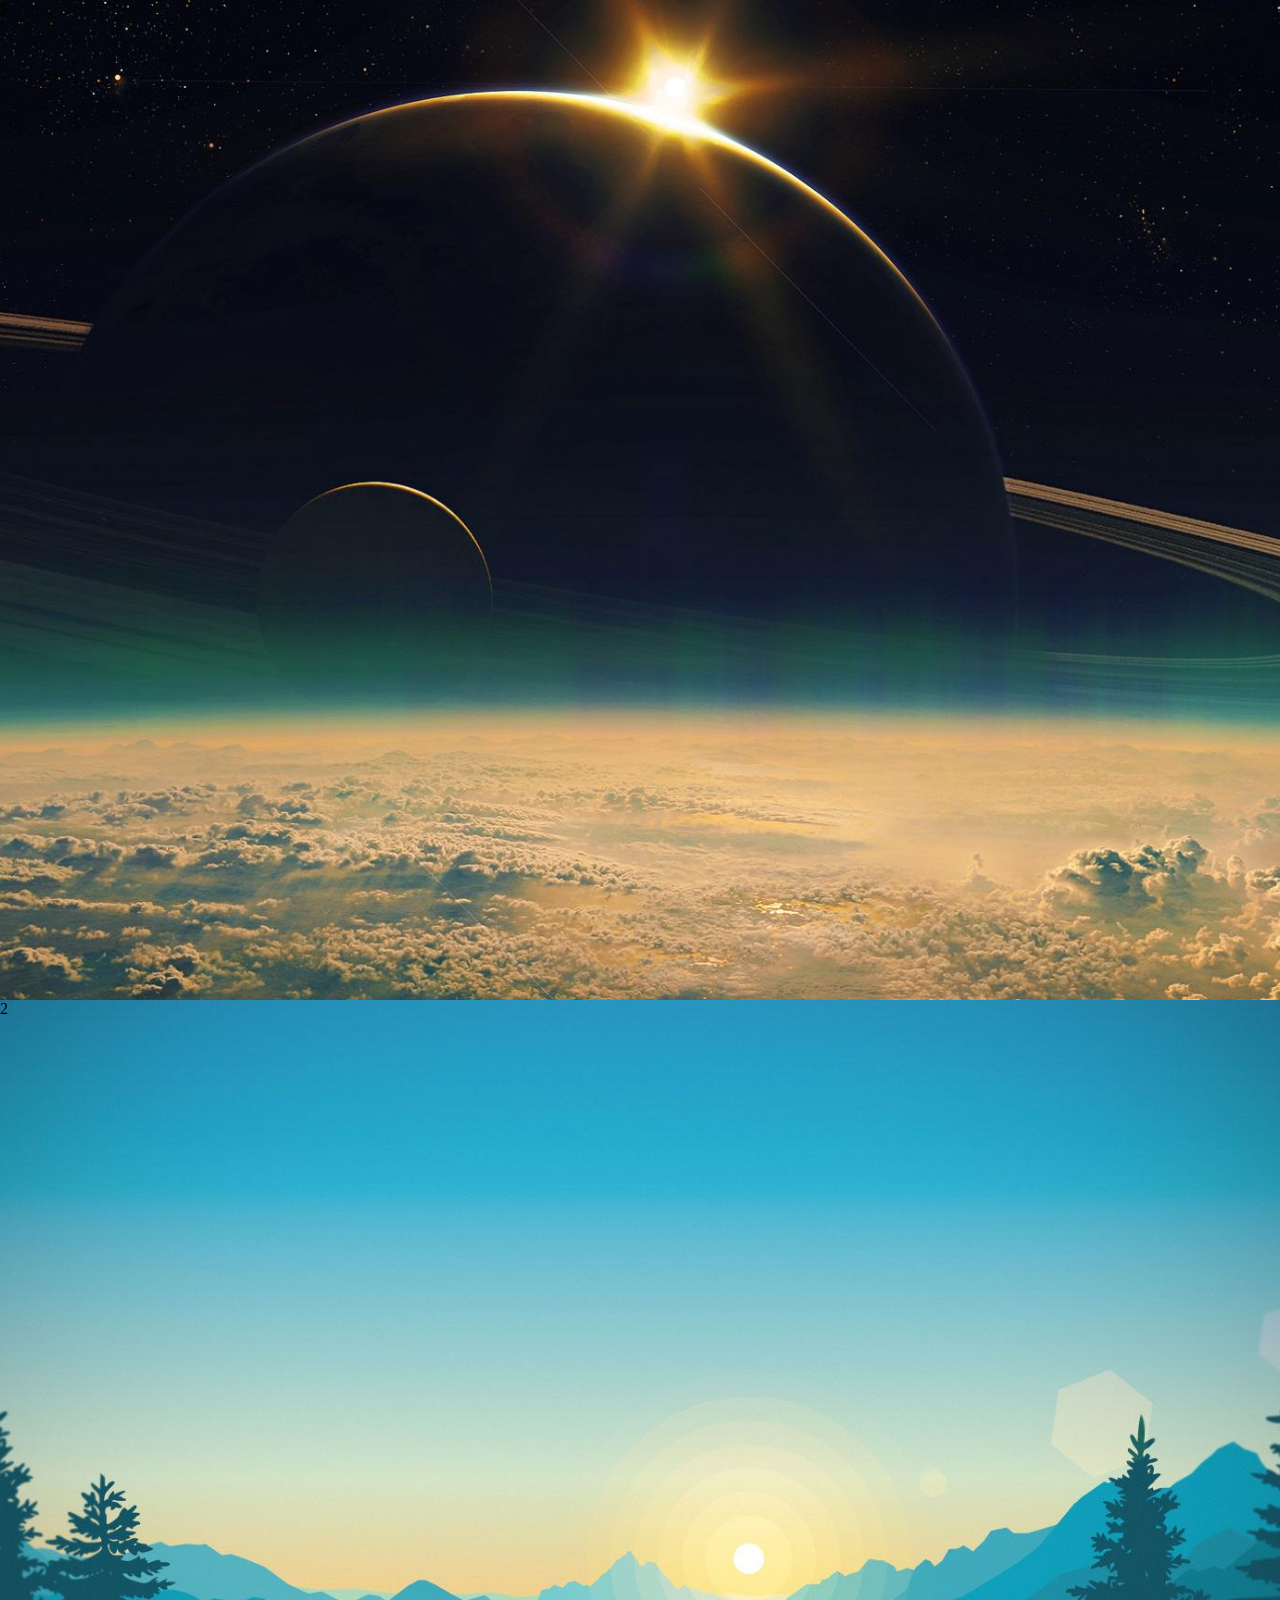
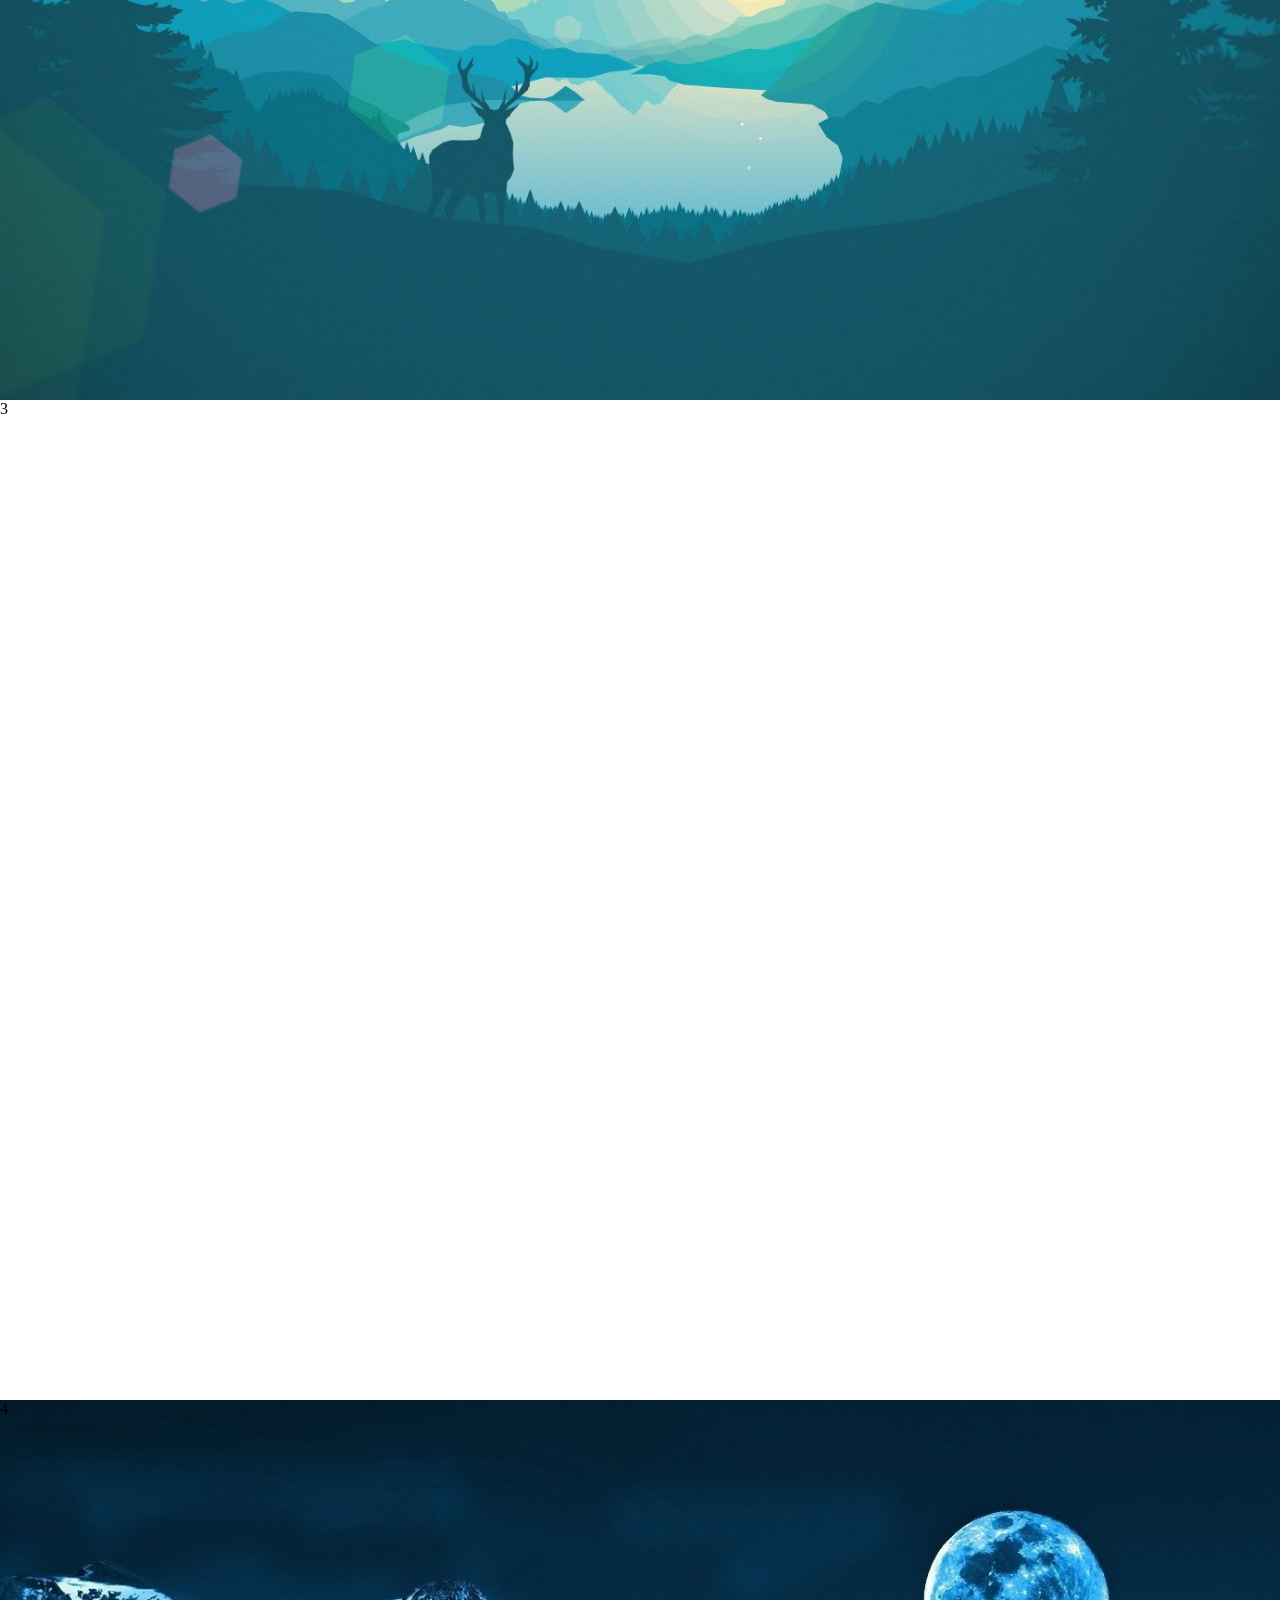
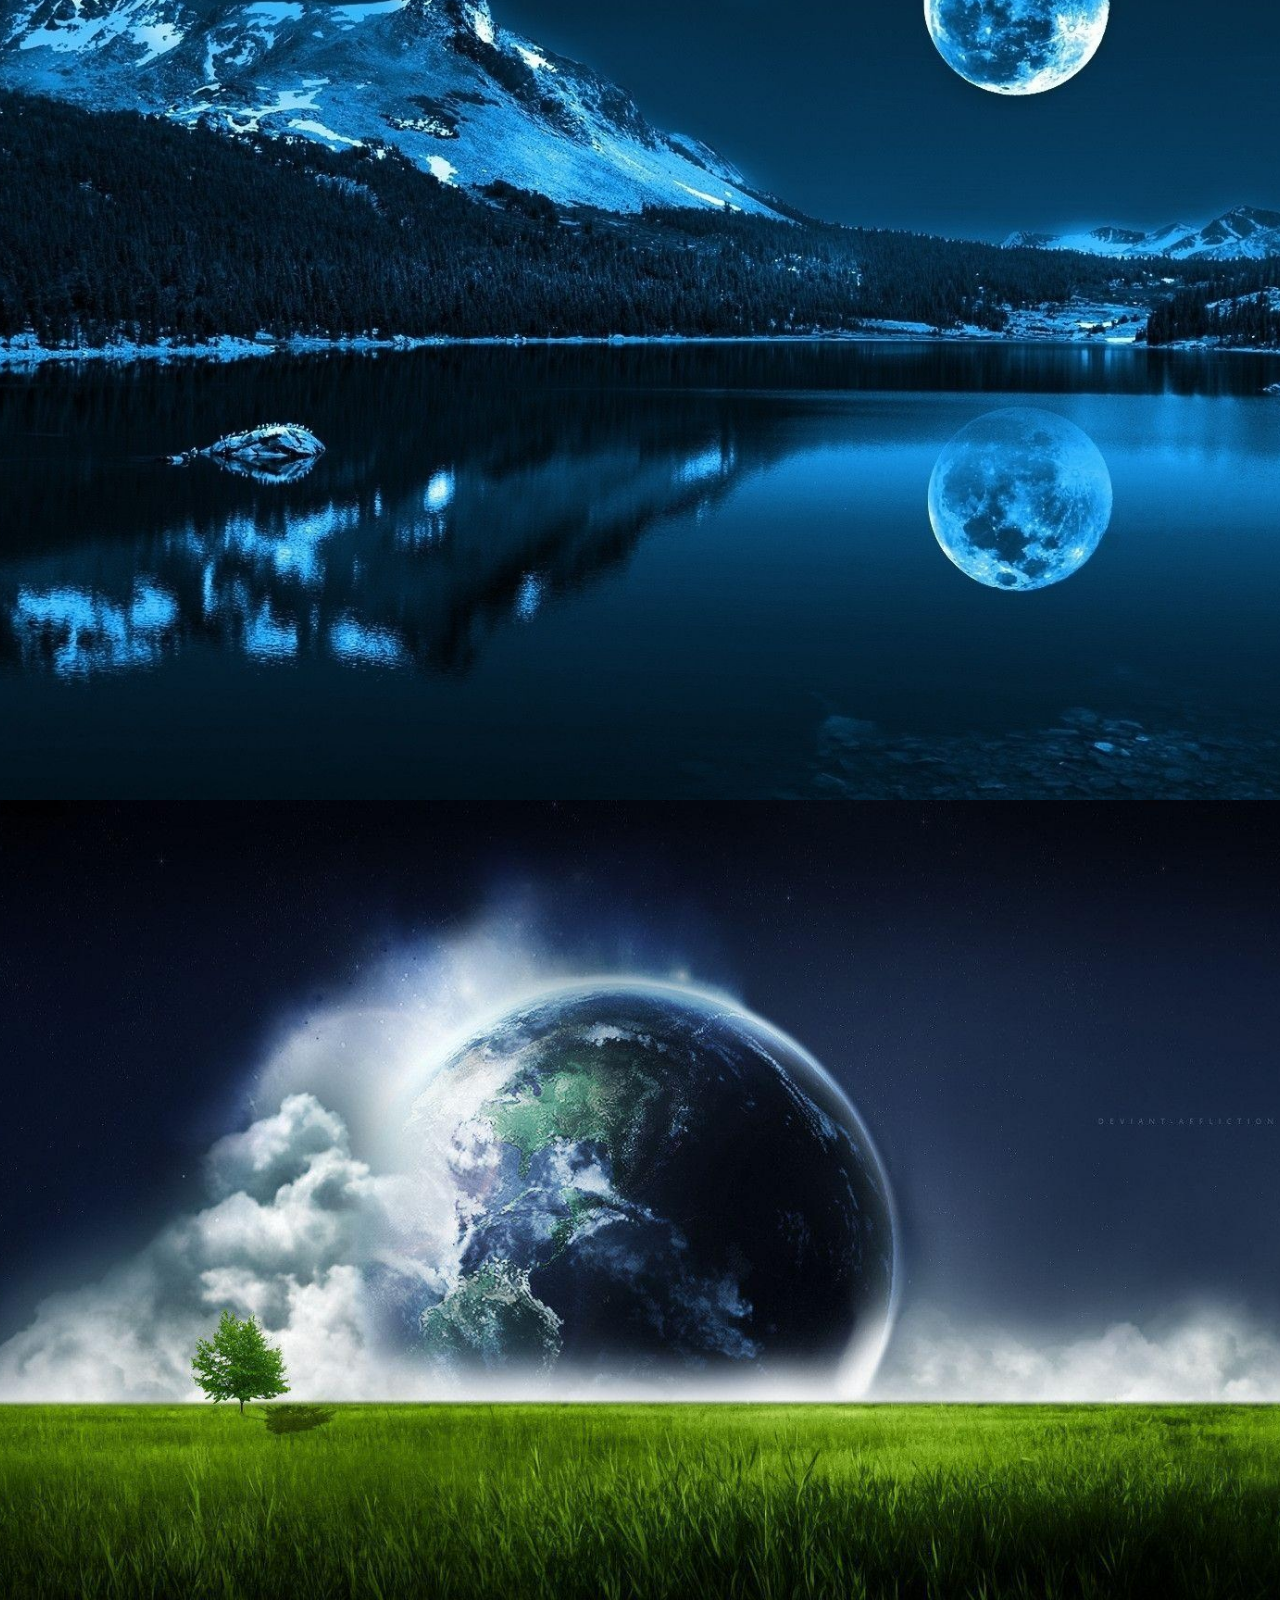
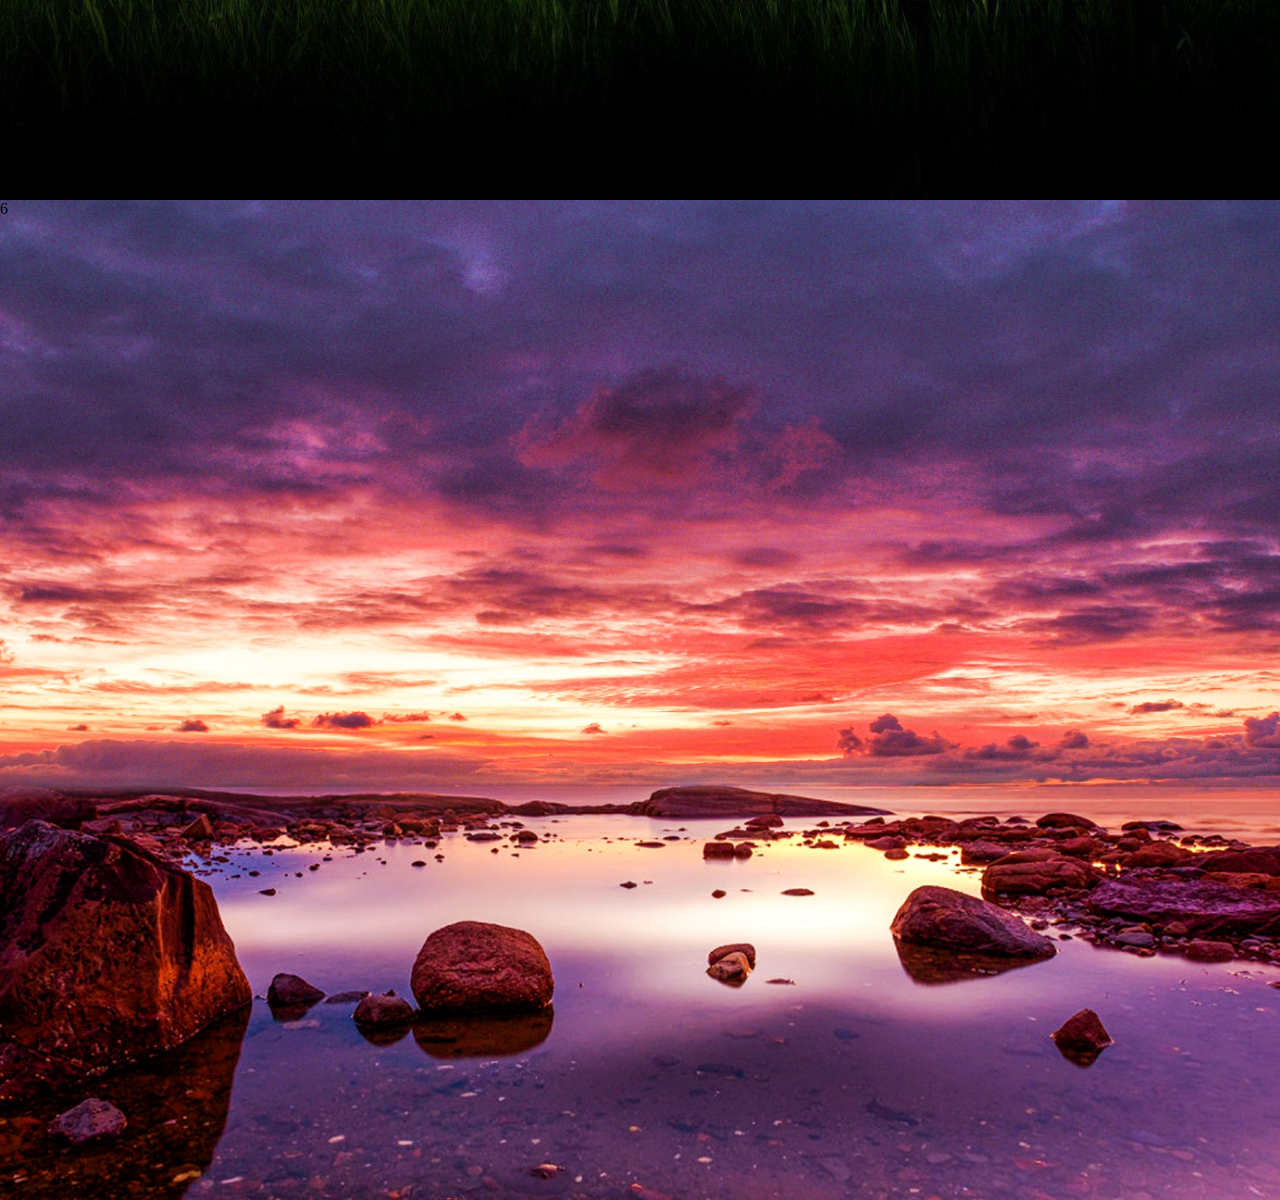
<file: attachment.html>
<!DOCTYPE html>
<html lang="ko">
<head>
    <meta charset="UTF-8">
    <meta name="viewport" content="width=device-width, initial-scale=1.0">
    <title>Document</title>
    <link rel="stylesheet" href="attachment.css">
</head>
<body>
    <div class="area area1">1</div>
    <div class="area area2">2</div>
    <div class="area area3">3</div>
    <div class="area area4">4</div>
    <div class="area area5">5</div>
    <div class="area area6">6</div>
</body>
</html>
</file>
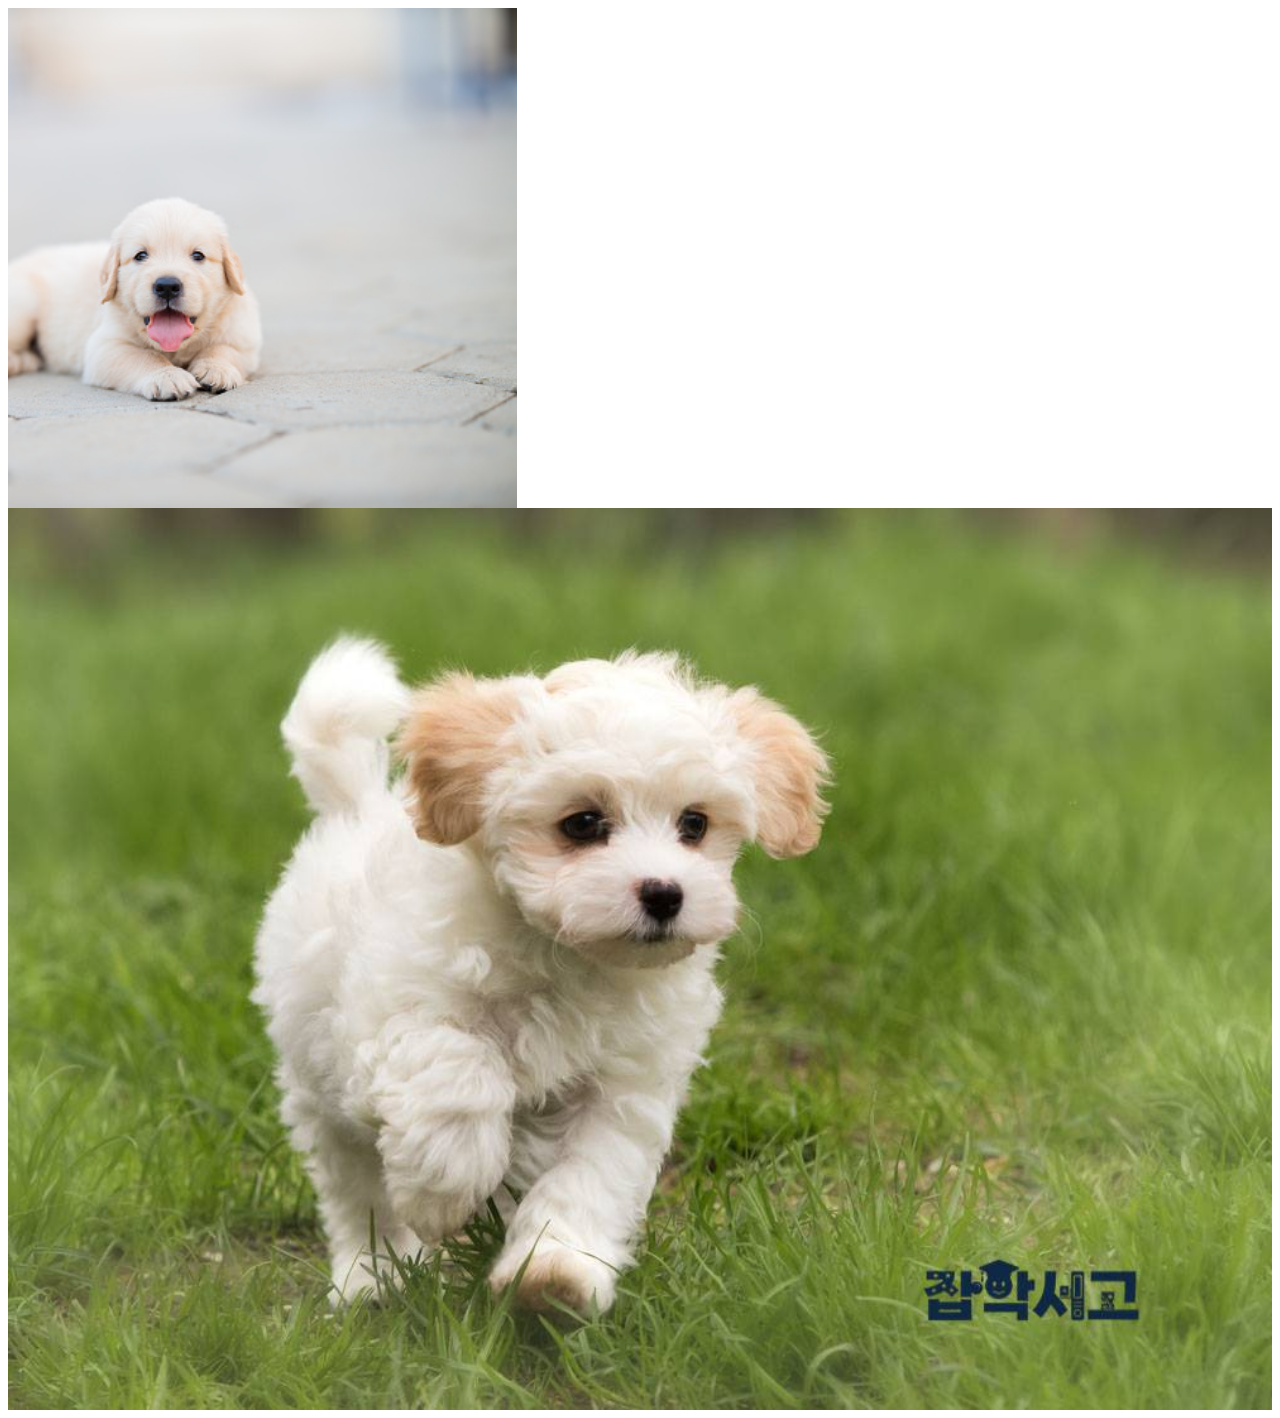
<file: background.html>
<!DOCTYPE html>
<html lang="ko">
<head>
    <meta charset="UTF-8">
    <meta name="viewport" content="width=device-width, initial-scale=1.0">
    <title>강아지</title>
    <style>
        .area{
            width: 509px;
            height: 500px;
            /* height: 500px; */
            aspect-ratio: 509/339;
            background-image: url(images/images/dog.jpg);
            background-repeat: no-repeat;
            background-size: cover;
            background-position: top;
            background-position: bottom;
            background-position: right bottom;
            background-color: aquamarine;
        }
        .dog{
            width: 100%;
            aspect-ratio: 1000/714;
            background-image: url(images/images/dogg.jpg);
            background-repeat: no-repeat;
            background-size: 100%;

        }
    </style>
</head>
<body>
    <div class="area"></div>

    <div class="dog"></div>
</body>
</html>
</file>
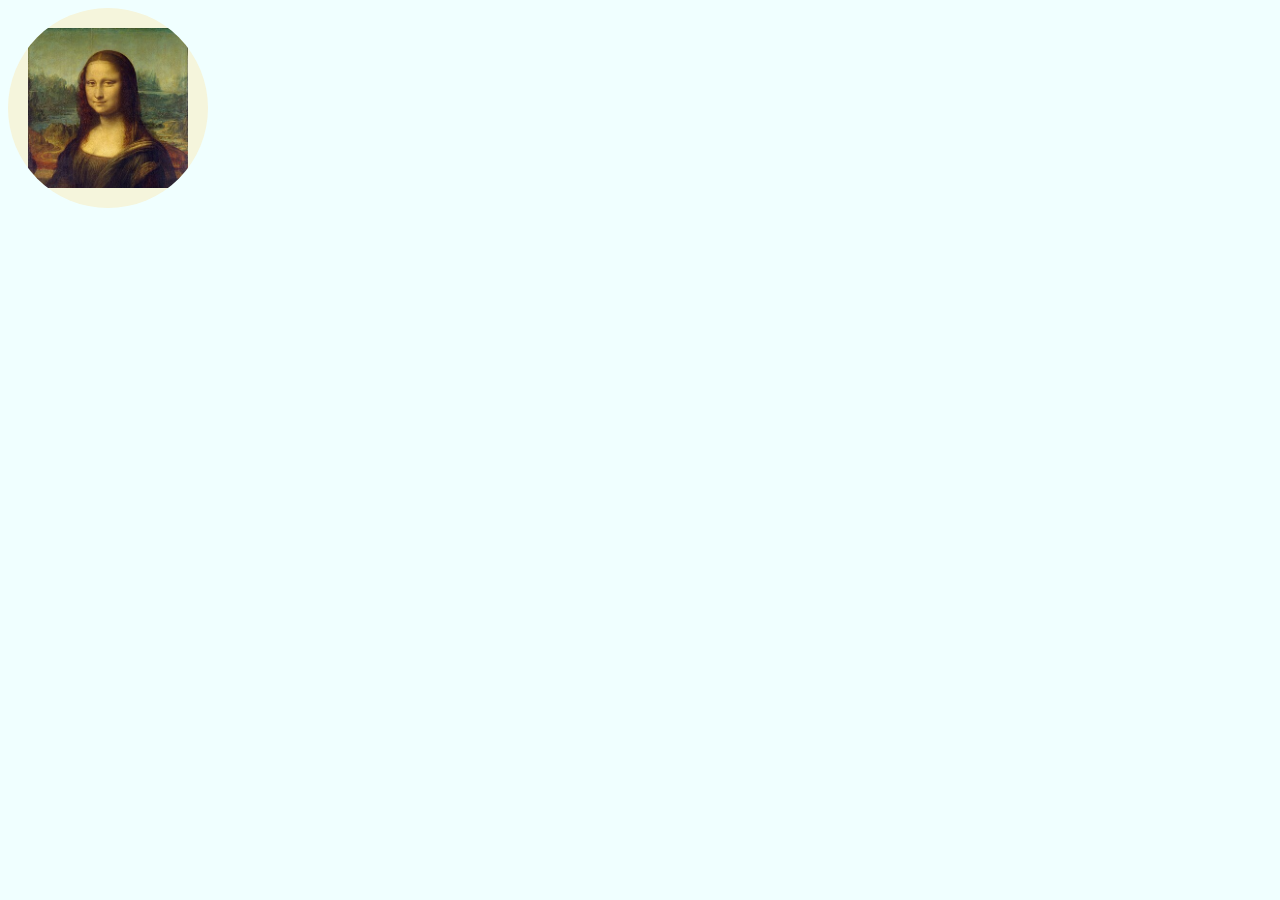
<file: bg01.html>
<!DOCTYPE html>
<html lang="ko">
<head>
    <meta charset="UTF-8">
    <meta name="viewport" content="width=device-width, initial-scale=1.0">
    <title>모나리자</title>
    <style>
        *{
            box-sizing: border-box;
        }
        body{
            background-color: azure;
        }
        .outer{
            width: 200px;
            height: 200px;
            background-color: beige;
            border-radius: 50%;
            overflow: hidden;
            padding: 20px;
        }
        .with-bg{
            width: 100%;
            height: 100%;
            background-image: url("images/images/모나리자.jpg");
            background-size: cover;
            background-repeat: no-repeat;
        }
    </style>
</head>
<body>
    <div class="outer">
        <div class="with-bg"></div>
    </div>
</body>
</html>
</file>
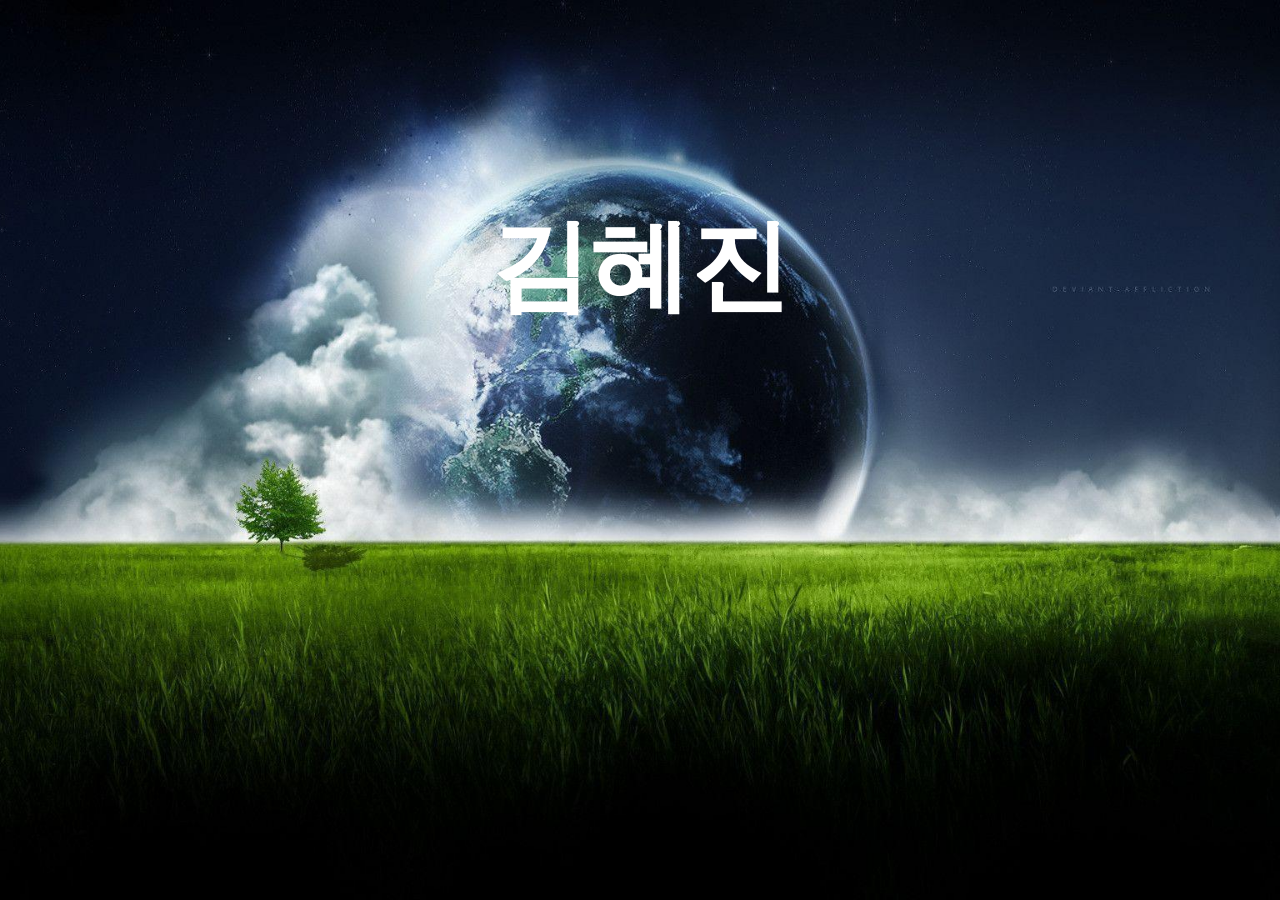
<file: bg_ex.html>
<!DOCTYPE html>
<html lang="ko">
<head>
    <meta charset="UTF-8">
    <meta name="viewport" content="width=device-width, initial-scale=1.0">
    <title>배경에 이름</title>
    <style>
        body{
            background: url("images/images/bg5.jpg") no-repeat center fixed;
            background-size: cover;
        }
        h1{
            color: #fff;
            font-size: 100px;
            text-align: center;
            margin-top: 200px;
        }
    </style>
</head>
<body>
    <h1>김혜진</h1>
</body>
</html>
</file>
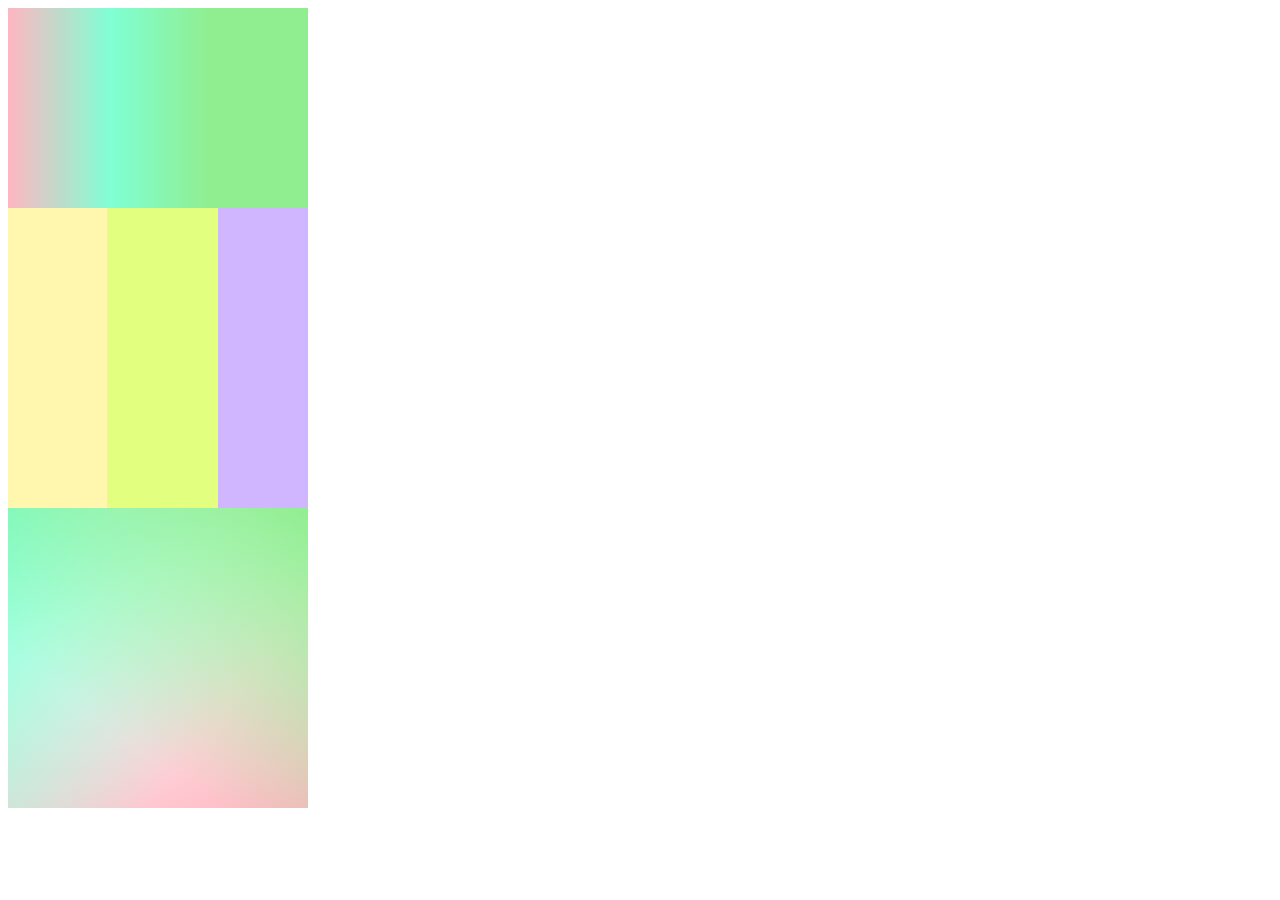
<file: bg_gra.html>
<!DOCTYPE html>
<html lang="ko">
<head>
    <meta charset="UTF-8">
    <meta name="viewport" content="width=device-width, initial-scale=1.0">
    <title>그라디언트</title>
    <style>
        .box{
            width: 300px;
            height: 200px;
            background: linear-gradient(-90deg,lightgreen 33%,aquamarine 66%,lightpink);
        }
        .box2{
            width: 300px;
            height: 300px;
            background: linear-gradient(90deg, rgb(255, 247, 173) 0% 33%, rgb(227, 255, 127) 33% 70%, rgb(208, 182, 255) 70% 100%);
        }
        .box3{
            width: 300px;
            height: 300px;
            background: linear-gradient(217deg, lightgreen, transparent 70%),
            linear-gradient(127deg, aquamarine, transparent 70%),
            linear-gradient(336deg, lightpink, transparent 70%)
            ;
        }
        .box4{

        }
    </style>
</head>
<body>
    <div class="box"></div>
    <div class="box2"></div>
    <div class="box3"></div>
    <div class="box4"></div>
</body>
</html>
</file>
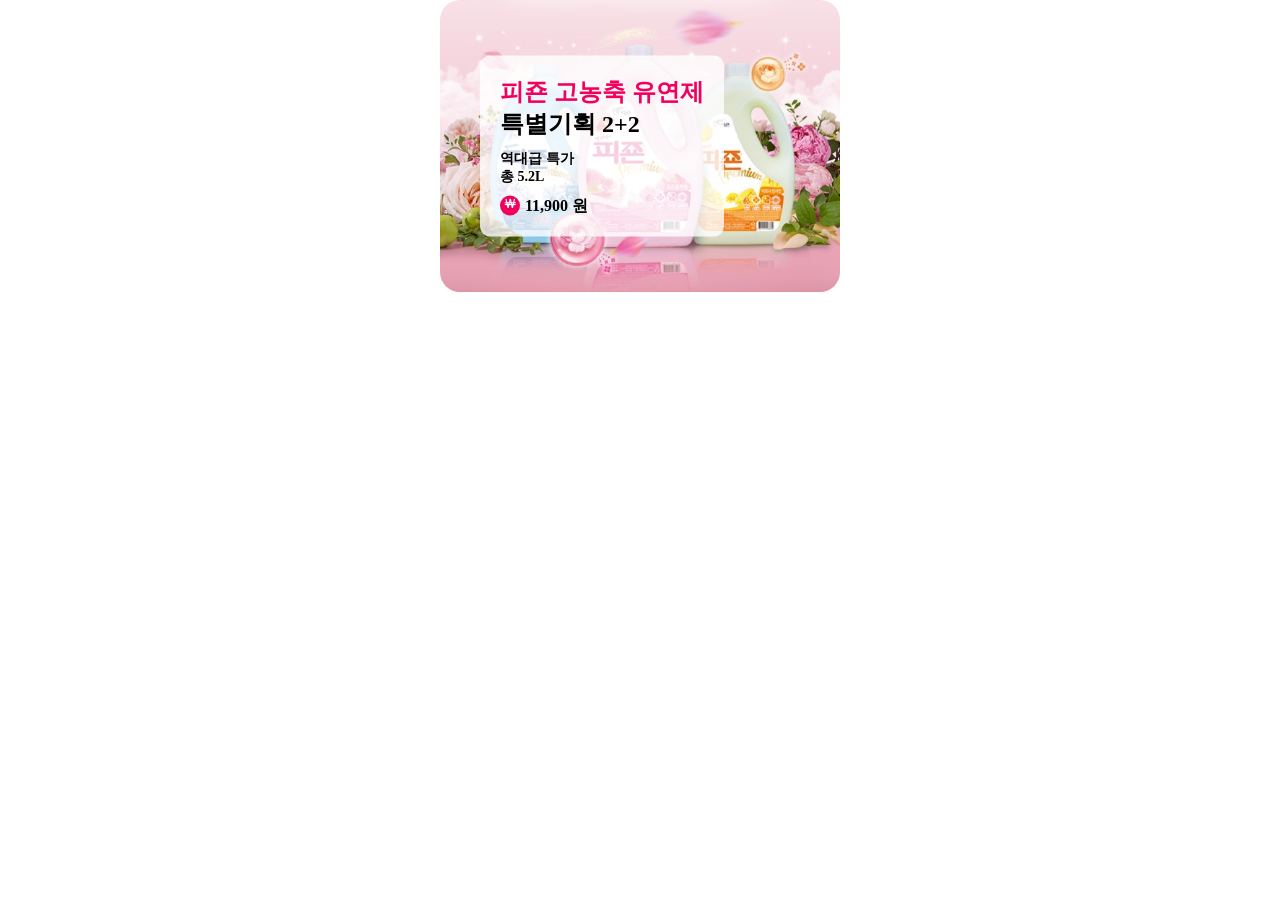
<file: position_ex.html>
<!DOCTYPE html>
<html lang="ko">
<head>
    <meta charset="UTF-8">
    <meta name="viewport" content="width=device-width, initial-scale=1.0">
    <title>포지션 예제</title>
    <link rel="stylesheet" href="position_ex.css">
</head>
<body>
    <!-- 카드 영역 -->
    <div class="contents">
        <!-- 이미지 -->
         <img src="images/images/피죤.jpg" alt="피죤">
        <!-- 상품 설명 -->
         <div class="products">
            <h2 class="text1">피죤 고농축 유연제</h2>
            <h2 class="text2">특별기획 2+2</h2>
            <h3 class="text3">역대급 특가 <br>
            총 5.2L
            </h3>
            <!-- 금액 영역 -->
            <div class="price">
                <h3 class="text4">￦</h3>
                <h3 class="text5">11,900 원</h3>
            </div>
         </div>

    </div>
   
</body>
</html>
</file>
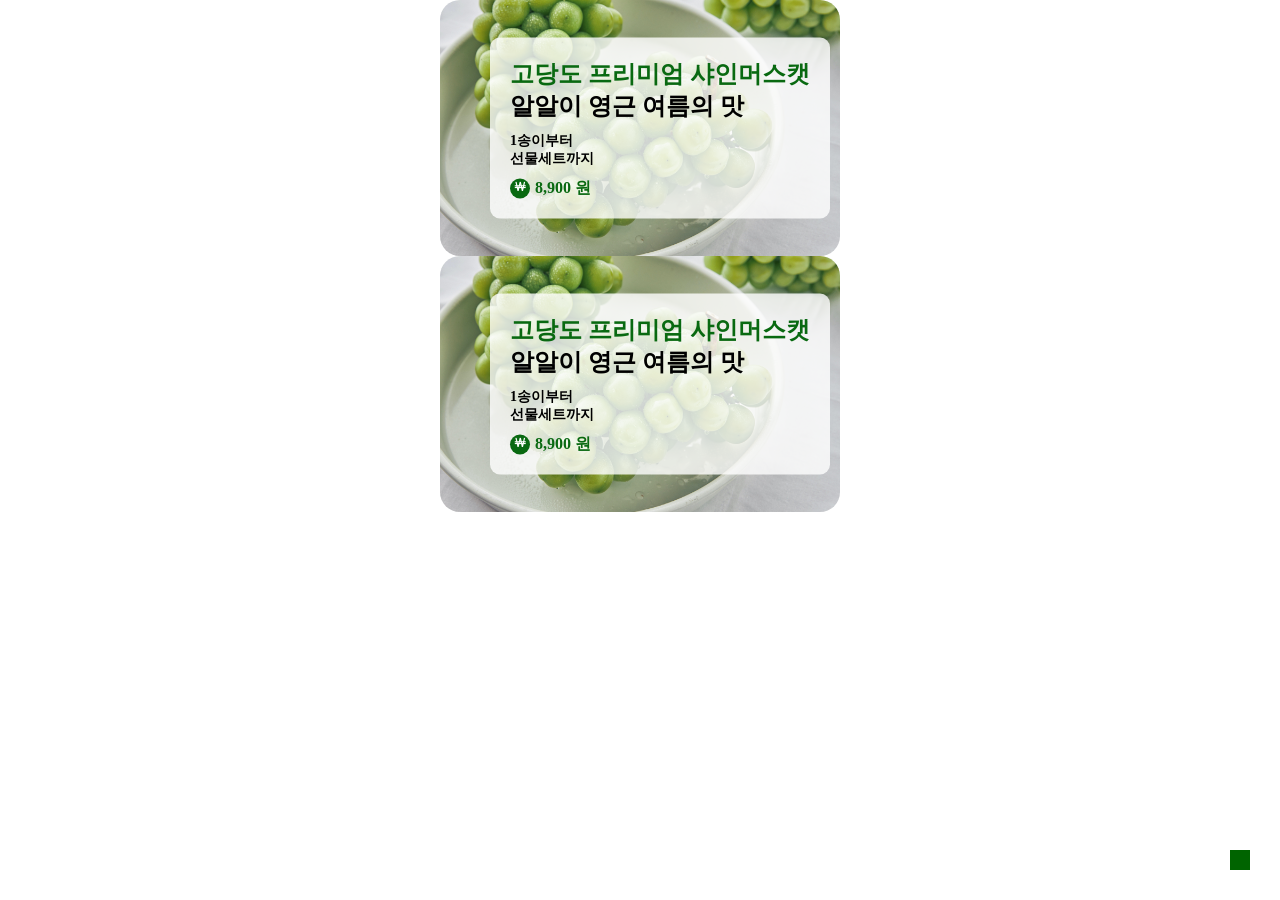
<file: position_ex1.html>
<!DOCTYPE html>
<html lang="ko">
<head>
    <meta charset="UTF-8">
    <meta name="viewport" content="width=device-width, initial-scale=1.0">
    <title>포도</title>
    <link rel="stylesheet" href="position_ex1.css">
</head>
<body>
    <!-- fixed -->
     <div class="box"></div>
    <!-- 카드 영역 -->
     <div class="contents">
        <!-- 이미지 -->
         <img src="images/images/포도.jpg" alt="포도">
         <!-- 상품 설명 -->
          <div class="products">
            <h2 class="text1">고당도 프리미엄 샤인머스캣</h2>
            <h2 class="text2">알알이 영근 여름의 맛</h2>
            <h3 class="text3">1송이부터<br> 선물세트까지</h3>
            <!-- 금액영역 -->
             <div class="price">
                <h3 class="text4">￦</h3>
                <h3 class="text5">8,900 원</h3>
             </div>
          </div>
     </div>
     <div class="contents">
        <!-- 이미지 -->
         <img src="images/images/포도.jpg" alt="포도">
         <!-- 상품 설명 -->
          <div class="products">
            <h2 class="text1">고당도 프리미엄 샤인머스캣</h2>
            <h2 class="text2">알알이 영근 여름의 맛</h2>
            <h3 class="text3">1송이부터<br> 선물세트까지</h3>
            <!-- 금액영역 -->
             <div class="price">
                <h3 class="text4">￦</h3>
                <h3 class="text5">8,900 원</h3>
             </div>
          </div>
     </div>
</body>
</html>
</file>
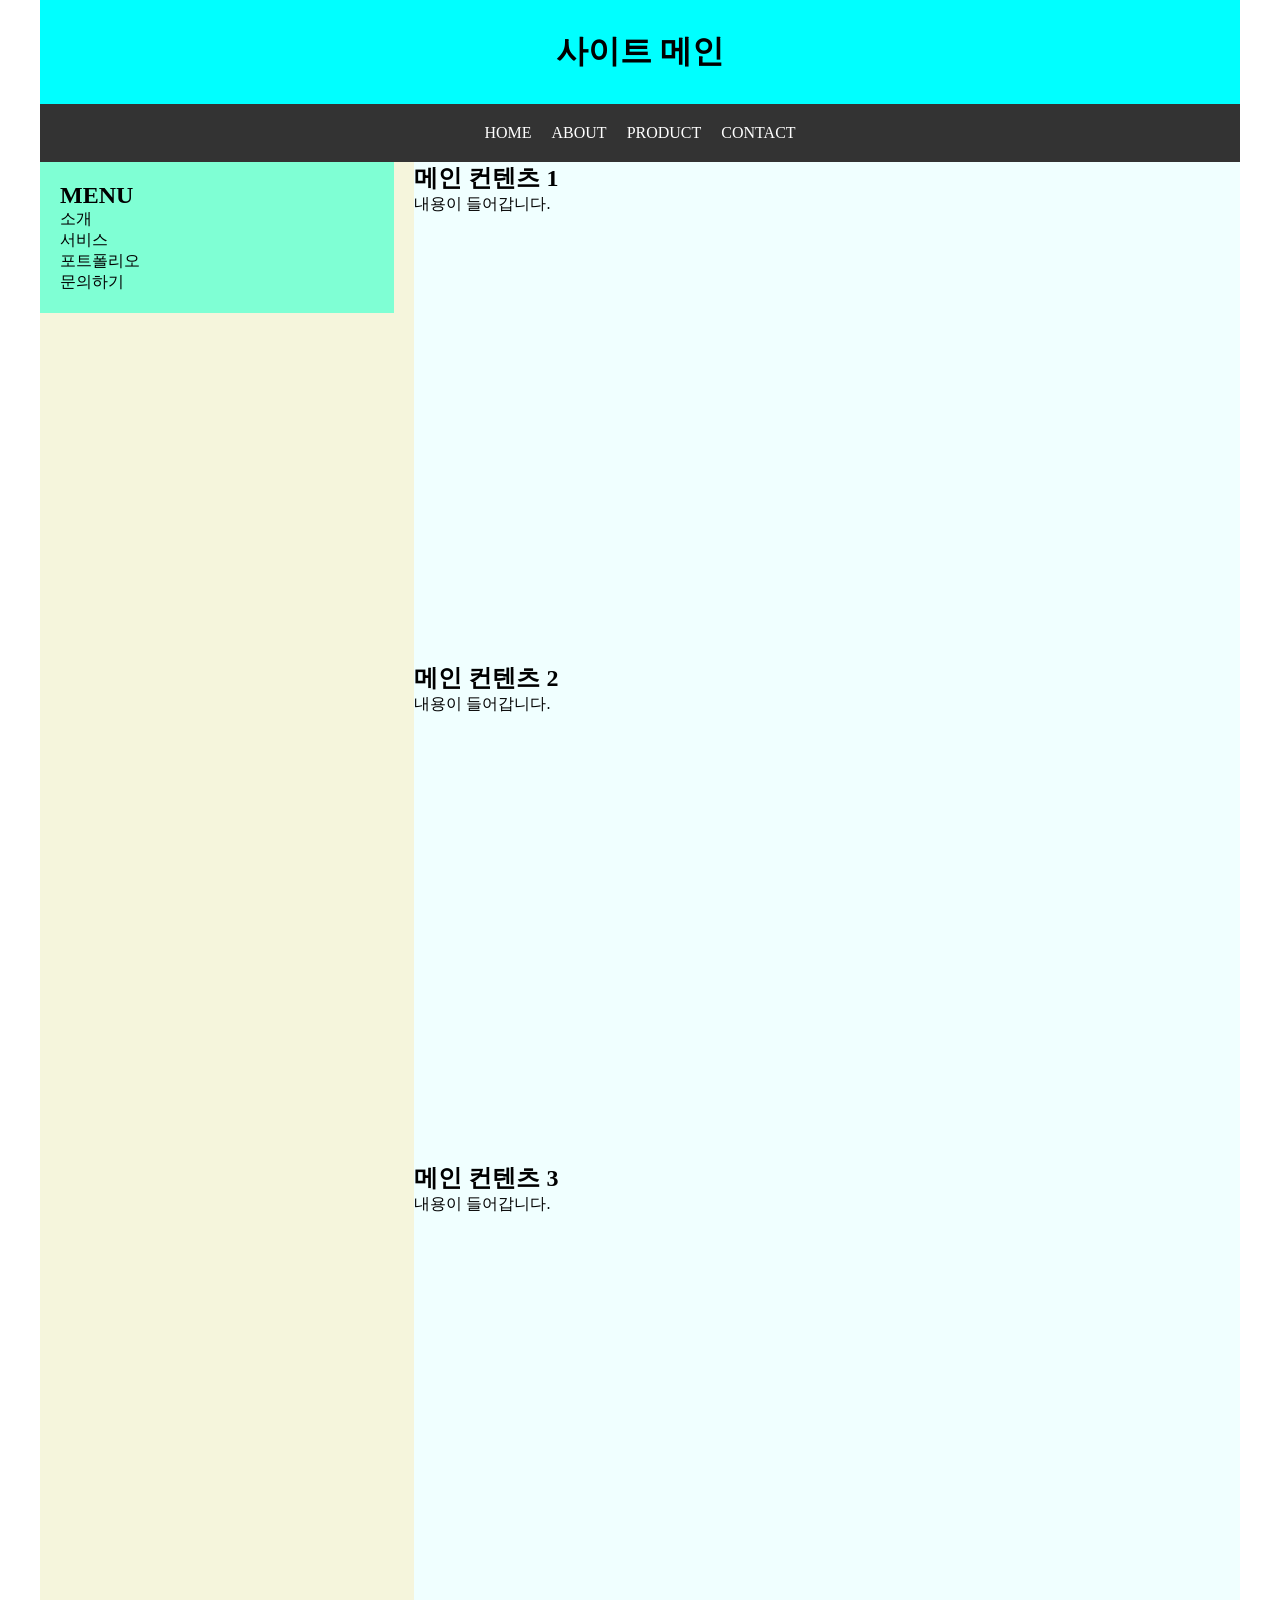
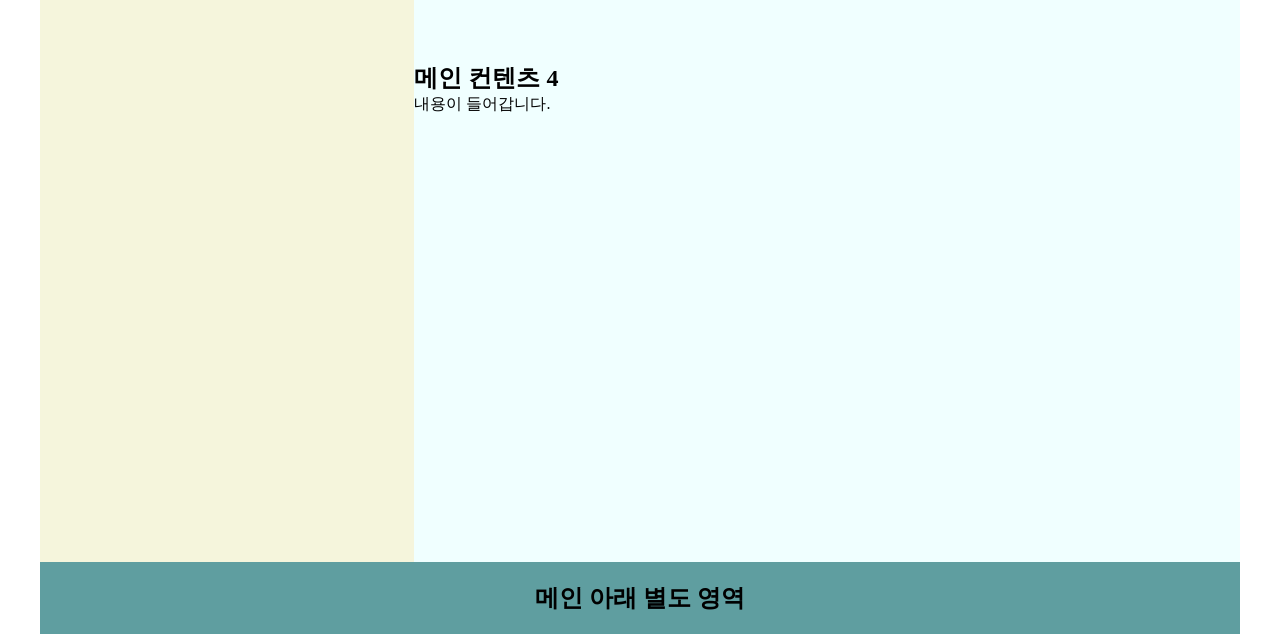
<file: sticky.html>
<!DOCTYPE html>
<html lang="ko">
<head>
    <meta charset="UTF-8">
    <meta name="viewport" content="width=device-width, initial-scale=1.0">
    <title>Document</title>
    <link rel="stylesheet" href="sticky.css">
</head>
<body>
    <!-- 전체 레이아웃 -->
    <div class="wrap">
        <!-- 헤더 -->
         <header>
            <h1>사이트 메인</h1>
         </header>
         <nav>
            <a href="a">HOME</a>
            <a href="a">ABOUT</a>
            <a href="a">PRODUCT</a>
            <a href="a">CONTACT</a>
         </nav>
        <!-- 메인영역 -->
         <main>
            <!-- 사이드바 -->
             <!-- <aside></aside> -->
             <div class="sidebar">
                <h2>MENU</h2>
                <p>소개</p>
                <p>서비스</p>
                <p>포트폴리오</p>
                <p>문의하기</p>
             </div>
            <!-- 메인 컨텐츠 -->
             <div class="contents">
                <div class="section">
                    <h2>메인 컨텐츠 1</h2>
                    <p>내용이 들어갑니다.</p>
                </div>
                <div class="section">
                    <h2>메인 컨텐츠 2</h2>
                    <p>내용이 들어갑니다.</p>
                </div>
                <div class="section">
                    <h2>메인 컨텐츠 3</h2>
                    <p>내용이 들어갑니다.</p>
                </div>
                <div class="section">
                    <h2>메인 컨텐츠 4</h2>
                    <p>내용이 들어갑니다.</p>
                </div>
             </div>
         </main>
        <!-- 푸터 -->
         <footer>
            <h2>메인 아래 별도 영역</h2>
         </footer>
    </div>
</body>
</html>
</file>
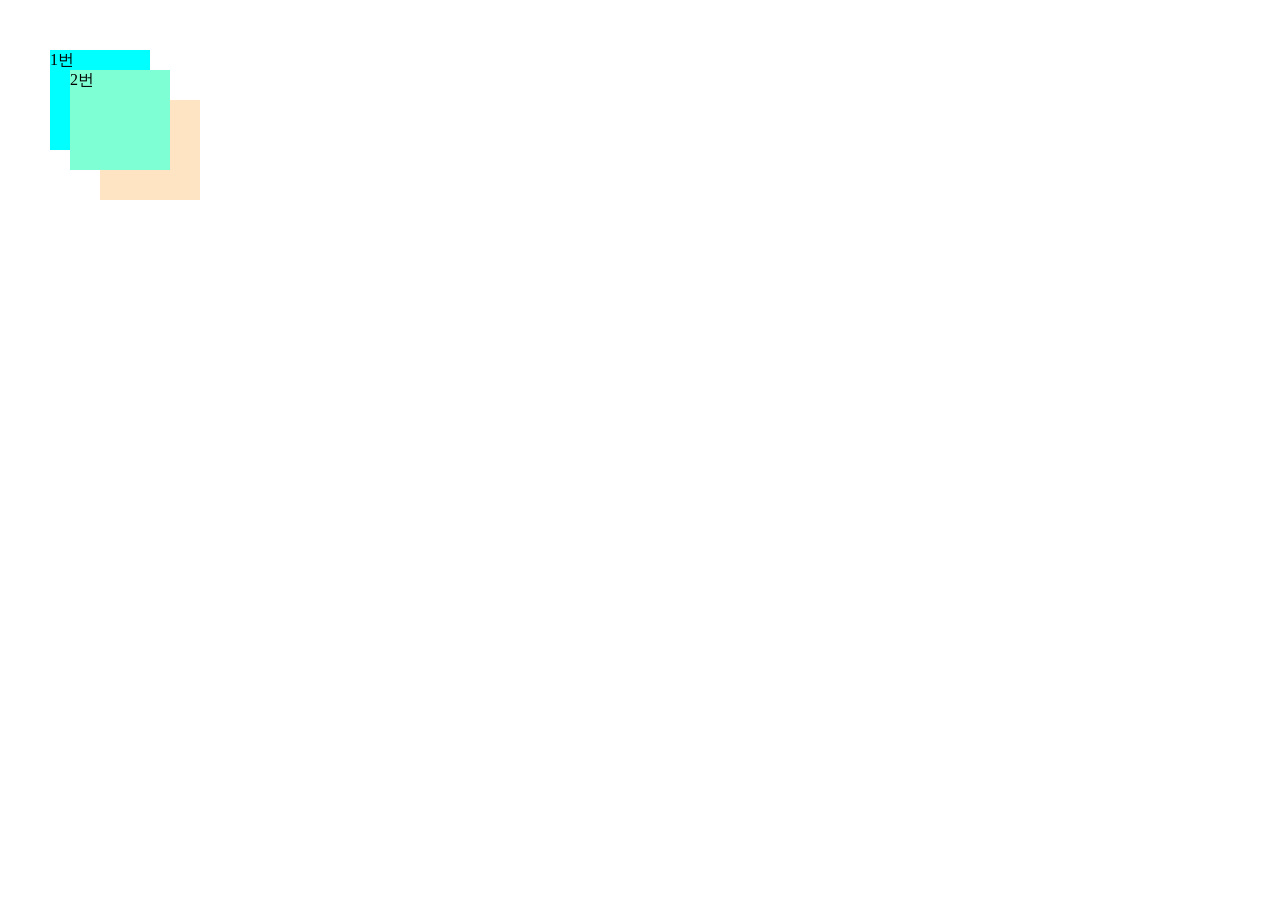
<file: z-index.html>
<!DOCTYPE html>
<html lang="ko">
<head>
    <meta charset="UTF-8">
    <meta name="viewport" content="width=device-width, initial-scale=1.0">
    <title>z-index</title>
    <style>
        .box{
            position: absolute;
            width: 100px;
            height: 100px;
            background-color: antiquewhite;
        }
        .box1{
            top: 50px;
            left: 50px;
            background-color: aqua;
            z-index: 1;
        }
        .box2{
            top: 70px;
            left: 70px;
            background-color: aquamarine;
            z-index: 3;
        }
        .box3{
            top: 100px;
            left: 100px;
            background-color: bisque;
            z-index: 2;
        }
    </style>
</head>
<body>
    <!-- z-index는 겹쳐 있을 때 누가 위에 보일지를 정하는 순서이다. 숫자가 클 수록 위에 보임 / 99,999 등으로 정리를 하기도 함-->
    <div class="box box1">1번</div>
    <div class="box box2">2번</div>
    <div class="box box3">3번</div>
</body>
</html>
</file>
<file: attachment.css>
*{
    margin: 0;
    padding: 0;
    box-sizing: border-box;
}
.area{
    width: 100%;
    height: 1000px;
    background-color: aquamarine;
}
.area1{
    background: url("./images/images/bg1.jpg") no-repeat center;
    background-size: cover;
}
.area2{
    background: url("./images/images/bg2.jpg") no-repeat center;
    background-size: cover;
}
.area3{
    background: url("./images/images/bg3.jpg") no-repeat center;
    background-size: cover;
    background-attachment: fixed;
}
.area4{
    background: url("./images/images/bg4.jpg") no-repeat center;
    background-size: cover;
}
.area5{
    background: url("./images/images/bg5.jpg") no-repeat center;
    background-size: cover;
}
.area6{
    background: url("./images/images/bg6.jpg") no-repeat center;
    background-size: cover;
}
</file>
<file: position_ex.css>
*{
    margin: 0;
    padding: 0;
    box-sizing: border-box;
}
/* 카드영역 */
.contents{
    position: relative;
    margin: 0 auto;
    /* 아래 위는 0, 좌우는 오토 */
    width: 400px;
    border-radius: 20px;
    overflow: hidden;
    background-color: red;
}
.contents img{
    width: 100%;
    display: block;
    /* 설명 놓침.. 무슨 기능일까.. 옆에 아무도 못 옴? */
}
.products{
    position: absolute;
    top: 50%;
    left: 10%;
    transform: translateY(-50%);
    background-color: rgba(255,255,255,0.8);
    padding: 20px;
    border-radius: 10px;
}
/* 상품 설명 글자 */
.text1{
    color: rgb(241, 0, 93);
}
.text3{
    font-size: 14px;
    margin: 10px 0;
}
/* 금액 영역 */
.price{
    display: flex;
    /* 가로로 나란히 배치 */
    align-items: center;
    gap: 5px;
    /* 요소 간의 간격 */
}
.text4{
    width: 20px;
    height: 20px;
    border-radius: 50%;
    text-align: center;
    font-size: 12px;
    color: #fff;
    background-color: rgb(241, 0, 93);
}
.text5{
    font-size: 16px;
}
</file>
<file: position_ex1.css>
*{
    margin: 0;
    padding: 0;
    box-sizing: border-box;
}
/* fixed */
.box{
    position: fixed;
    /* 창 크기 줄여도 고정됨 */
    bottom: 30px;
    right: 30px;
    width: 20px;
    height: 20px;
    background-color: darkgreen;
}
.contents{
    position: relative;
    margin: 0 auto;
    width: 400px;
    border-radius: 20px;
    overflow: hidden;
}
.contents img{
    width: 100%;
    display: block;
}
.products{
    position: absolute;
    top: 50%;
    right: 10px;
    transform: translateY(-50%);
    background-color: rgb(255 255 255 / 0.8);
    padding: 20px;
    border-radius: 10px;
}
/* 상품 설명 글자 */
.text1{
    color: rgb(9, 105, 17);
}
.text3{
    font-size: 14px;
    margin: 10px 0;
}
/* 금액 영역 */
.price{
    display: flex;
    gap: 5px;
    align-items: center;
}
.text4{
    background-color: rgb(9,105,17);
    width: 20px;
    height: 20px;
    color: #fff;
    border-radius: 50%;
    font-size: 12px;
    text-align: center;
}
.text5{
    font-size: 16px;
    color: rgb(9, 105, 17);
}
</file>
<file: sticky.css>
*{
    margin: 0;
    padding: 0;
    box-sizing: border-box;
}
/* 전체 레이아웃 */
.wrap{
    width: 1200px;
    margin: 0 auto;
    background-color: red;
}
/* 헤더 */
header{
    padding: 30px;
    background-color: aqua;
    text-align: center;
}
/* 내비게이션 */
nav{
    position: sticky;
    top: 0px;
    color: #fff;
    background-color: #333;
    text-align: center;
    padding: 20px 0;
    /* 상하 20, 좌우는 안 줌 */
    display: flex;
    /* 디스플레이 주면 텍스트 어라인은 적용 안 됨 */
    justify-content: center;
    gap: 20px;
}
nav a{
    color: #fff;
    text-decoration: none;
}
/* a 태그는 따로 컬러 지정해야함 */
/* 메인 영역 */
main{
    display: flex;
    align-items: flex-start;
    background-color: beige;
    /* justify-content: space-between; */
    gap: 20px;
}
.sidebar{
    background-color: aquamarine;
    width: 30%;
    position: sticky;
    top: 64px;
    /* 화면 위에서 어느정도 떨어진 곳에서 붙을 건지 */
    padding: 20px;
}
.contents{
    background-color: azure;
    width: 70%;
}
.section{
    height: 500px
}
/* 푸터 */
footer{
    padding: 20px;
    background-color: cadetblue;
    text-align: center;
}
</file>
